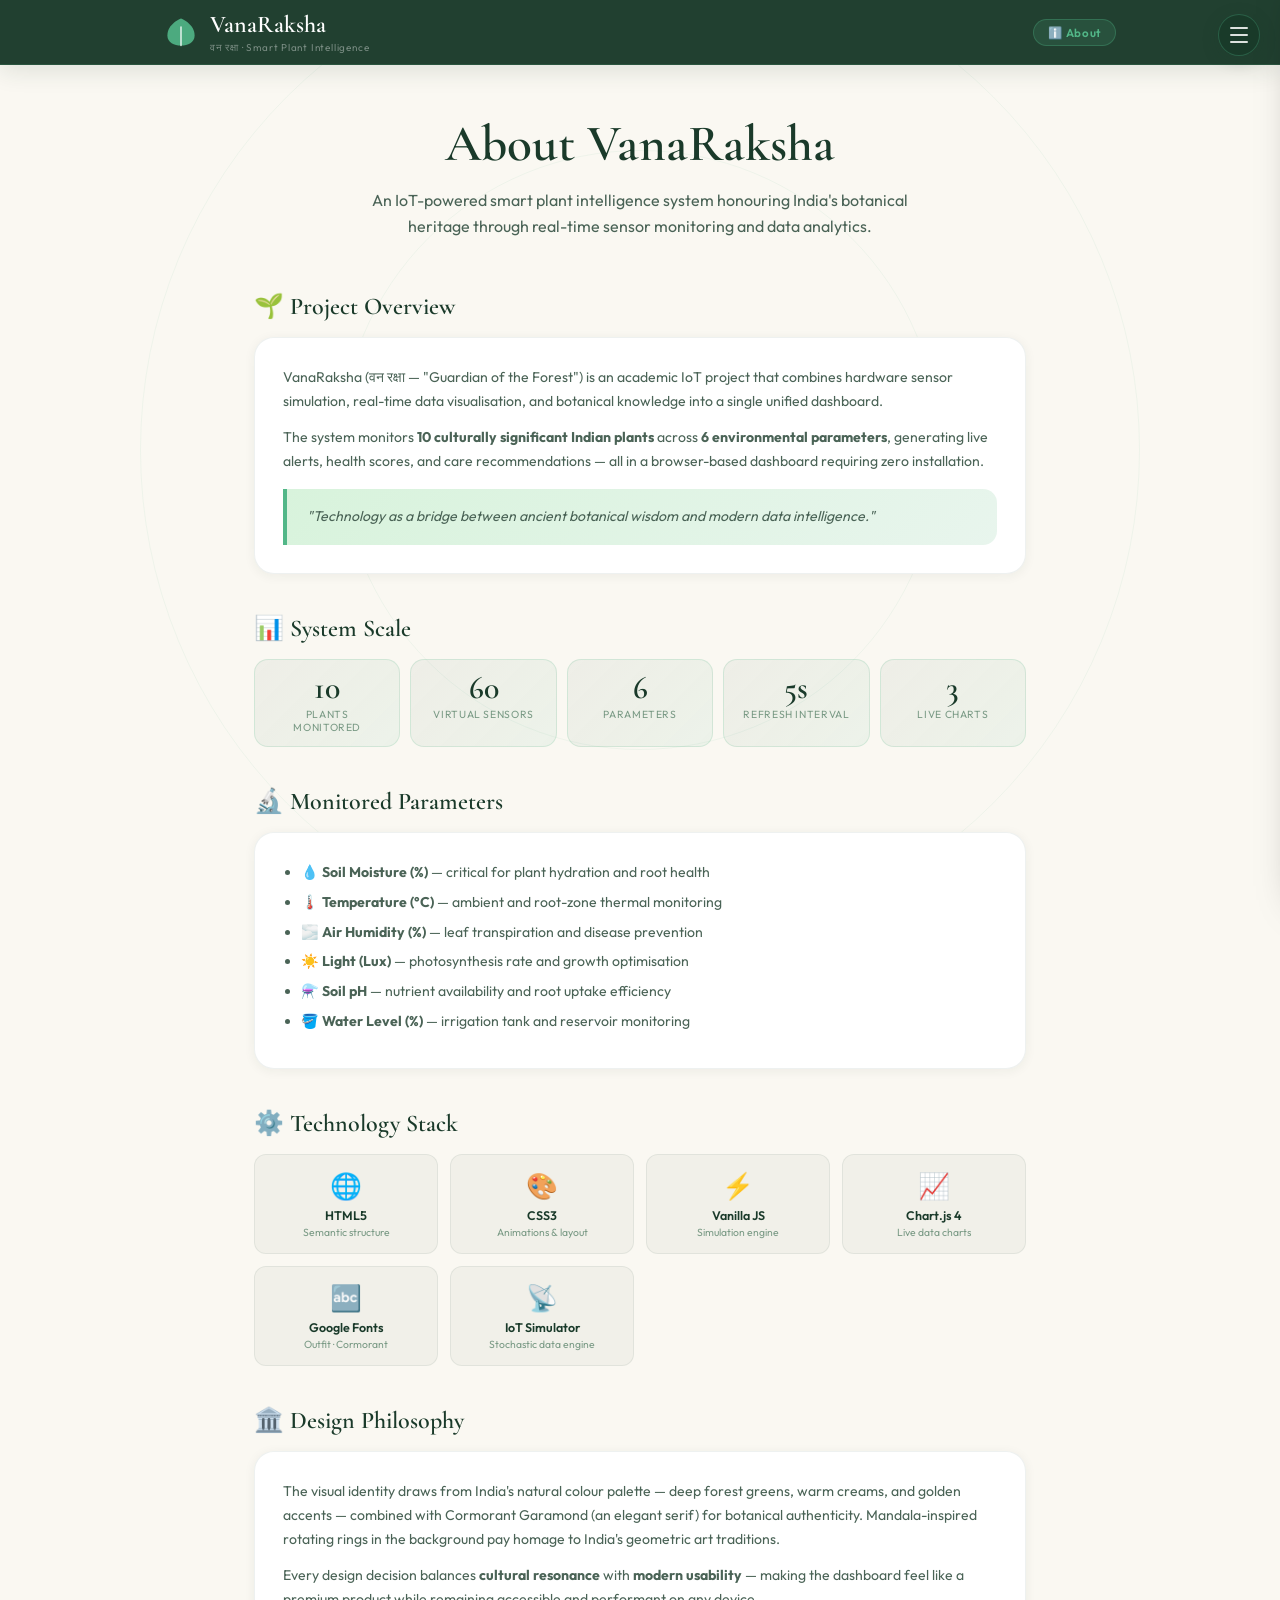
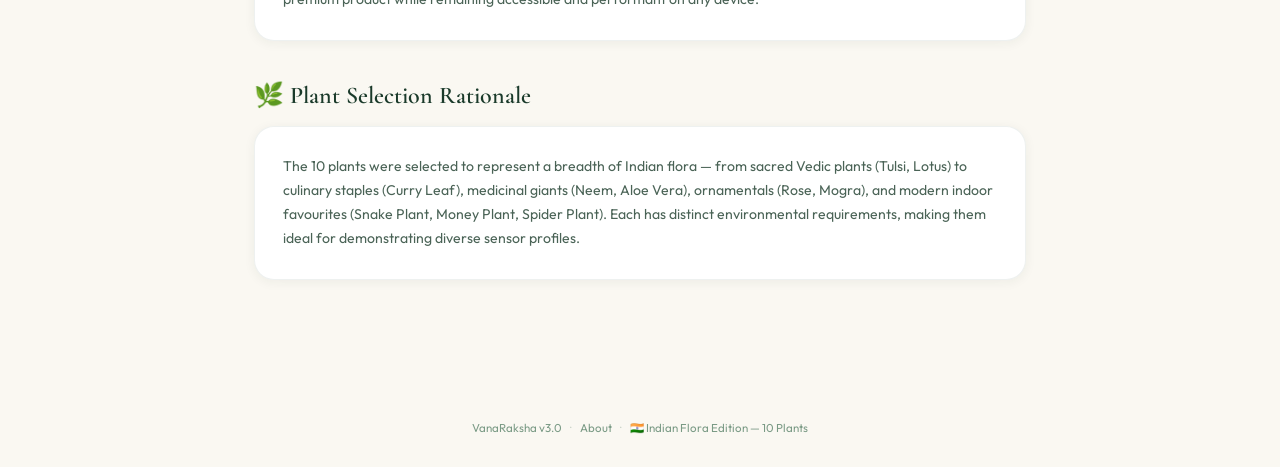
<file: about.html>
<!DOCTYPE html>
<html lang="en">

<head>
  <meta charset="UTF-8" />
  <meta name="viewport" content="width=device-width,initial-scale=1.0" />
  <title>VanaRaksha — About</title>
  <link rel="icon" type="image/png" href="logo.png">
  <link
    href="https://fonts.googleapis.com/css2?family=Cormorant+Garamond:ital,wght@0,400;0,600;1,400&family=Outfit:wght@300;400;500;600&display=swap"
    rel="stylesheet" />
  <link rel="stylesheet" href="nav.css" />
  <link rel="stylesheet" href="about.css" />
</head>

<body>
  <div class="bg-mandala" aria-hidden="true">
    <div class="mandala-ring ring-1"></div>
    <div class="mandala-ring ring-2"></div>
  </div>
  <div class="nav-overlay" id="nav-overlay"></div>
  <nav class="side-nav" id="side-nav">
    <div class="side-nav-header">
      <svg class="side-nav-logo" viewBox="0 0 40 40" fill="none">
        <path d="M20 4 C20 4, 36 10, 36 24 C36 32, 28 36, 20 36 C12 36, 4 32, 4 24 C4 10, 20 4 20 4Z"
          fill="currentColor" opacity=".9" />
        <path d="M20 36 L20 14" stroke="white" stroke-width="1.5" stroke-linecap="round" />
      </svg>
      <div>
        <div class="side-nav-brand">VanaRaksha</div><span class="side-nav-sub">वन रक्षा · Smart Plant
          Intelligence</span>
      </div>
    </div>
    <div class="side-nav-links">
      <span class="nav-section-label">Navigate</span>
      <a class="nav-link" href="home.html"><span class="nav-icon">🏠</span><span class="nav-label">Home</span></a>
      <a class="nav-link" href="index.html"><span class="nav-icon">📡</span><span
          class="nav-label">Dashboard</span><span class="nav-badge">LIVE</span></a>
      <a class="nav-link" href="library.html"><span class="nav-icon">🌿</span><span class="nav-label">Plant
          Library</span></a>
      <a class="nav-link active" href="about.html"><span class="nav-icon">ℹ️</span><span class="nav-label">About
          Project</span></a>
    </div>
    <div class="side-nav-footer">
      <div class="nav-version">VanaRaksha v3.0</div>
      <div class="nav-flag">🇮🇳 Indian Flora Edition</div>
    </div>
  </nav>
  <button class="nav-toggle" id="nav-toggle"
    aria-label="Toggle navigation"><span></span><span></span><span></span></button>

  <header class="header">
    <div class="header-inner">
      <a class="brand" href="home.html">
        <svg class="brand-leaf" viewBox="0 0 40 40" fill="none">
          <path d="M20 4 C20 4, 36 10, 36 24 C36 32, 28 36, 20 36 C12 36, 4 32, 4 24 C4 10, 20 4 20 4Z"
            fill="currentColor" opacity=".9" />
          <path d="M20 36 L20 14" stroke="white" stroke-width="1.5" stroke-linecap="round" />
        </svg>
        <div>
          <div class="brand-name">VanaRaksha</div><span class="brand-sub">वन रक्षा · Smart Plant Intelligence</span>
        </div>
      </a>
      <span class="page-tag">ℹ️ About</span>
    </div>
  </header>

  <main class="main">
    <div class="page-hero">
      <h1>About VanaRaksha</h1>
      <p>An IoT-powered smart plant intelligence system honouring India's botanical heritage through real-time sensor
        monitoring and data analytics.</p>
    </div>

    <div class="section">
      <h2 class="section-title">🌱 Project Overview</h2>
      <div class="card">
        <p>VanaRaksha (वन रक्षा — "Guardian of the Forest") is an academic IoT project that combines hardware sensor
          simulation, real-time data visualisation, and botanical knowledge into a single unified dashboard.</p>
        <p style="margin-top:12px">The system monitors <strong>10 culturally significant Indian plants</strong> across
          <strong>6 environmental parameters</strong>, generating live alerts, health scores, and care recommendations —
          all in a browser-based dashboard requiring zero installation.
        </p>
        <div class="highlight">"Technology as a bridge between ancient botanical wisdom and modern data intelligence."
        </div>
      </div>
    </div>

    <div class="section">
      <h2 class="section-title">📊 System Scale</h2>
      <div class="plant-count-row">
        <div class="pc"><span class="pc-num">10</span><span class="pc-lbl">Plants Monitored</span></div>
        <div class="pc"><span class="pc-num">60</span><span class="pc-lbl">Virtual Sensors</span></div>
        <div class="pc"><span class="pc-num">6</span><span class="pc-lbl">Parameters</span></div>
        <div class="pc"><span class="pc-num">5s</span><span class="pc-lbl">Refresh Interval</span></div>
        <div class="pc"><span class="pc-num">3</span><span class="pc-lbl">Live Charts</span></div>
      </div>
    </div>

    <div class="section">
      <h2 class="section-title">🔬 Monitored Parameters</h2>
      <div class="card">
        <ul>
          <li><strong>💧 Soil Moisture (%)</strong> — critical for plant hydration and root health</li>
          <li><strong>🌡️ Temperature (°C)</strong> — ambient and root-zone thermal monitoring</li>
          <li><strong>🌫️ Air Humidity (%)</strong> — leaf transpiration and disease prevention</li>
          <li><strong>☀️ Light (Lux)</strong> — photosynthesis rate and growth optimisation</li>
          <li><strong>⚗️ Soil pH</strong> — nutrient availability and root uptake efficiency</li>
          <li><strong>🪣 Water Level (%)</strong> — irrigation tank and reservoir monitoring</li>
        </ul>
      </div>
    </div>

    <div class="section">
      <h2 class="section-title">⚙️ Technology Stack</h2>
      <div class="tech-grid">
        <div class="tech-pill"><span class="t-icon">🌐</span>
          <div class="t-name">HTML5</div>
          <div class="t-desc">Semantic structure</div>
        </div>
        <div class="tech-pill"><span class="t-icon">🎨</span>
          <div class="t-name">CSS3</div>
          <div class="t-desc">Animations & layout</div>
        </div>
        <div class="tech-pill"><span class="t-icon">⚡</span>
          <div class="t-name">Vanilla JS</div>
          <div class="t-desc">Simulation engine</div>
        </div>
        <div class="tech-pill"><span class="t-icon">📈</span>
          <div class="t-name">Chart.js 4</div>
          <div class="t-desc">Live data charts</div>
        </div>
        <div class="tech-pill"><span class="t-icon">🔤</span>
          <div class="t-name">Google Fonts</div>
          <div class="t-desc">Outfit · Cormorant</div>
        </div>
        <div class="tech-pill"><span class="t-icon">📡</span>
          <div class="t-name">IoT Simulator</div>
          <div class="t-desc">Stochastic data engine</div>
        </div>
      </div>
    </div>

    <div class="section">
      <h2 class="section-title">🏛️ Design Philosophy</h2>
      <div class="card">
        <p>The visual identity draws from India's natural colour palette — deep forest greens, warm creams, and golden
          accents — combined with Cormorant Garamond (an elegant serif) for botanical authenticity. Mandala-inspired
          rotating rings in the background pay homage to India's geometric art traditions.</p>
        <p style="margin-top:12px">Every design decision balances <strong>cultural resonance</strong> with
          <strong>modern usability</strong> — making the dashboard feel like a premium product while remaining
          accessible and performant on any device.
        </p>
      </div>
    </div>

    <div class="section">
      <h2 class="section-title">🌿 Plant Selection Rationale</h2>
      <div class="card">
        <p>The 10 plants were selected to represent a breadth of Indian flora — from sacred Vedic plants (Tulsi, Lotus)
          to culinary staples (Curry Leaf), medicinal giants (Neem, Aloe Vera), ornamentals (Rose, Mogra), and modern
          indoor favourites (Snake Plant, Money Plant, Spider Plant). Each has distinct environmental requirements,
          making them ideal for demonstrating diverse sensor profiles.</p>
      </div>
    </div>
  </main>

  <footer>
    <span>VanaRaksha v3.0</span><span class="sep">·</span>
    <span>About</span><span class="sep">·</span>
    <span>🇮🇳 Indian Flora Edition — 10 Plants</span>
  </footer>

  <script src="nav.js"></script>
</body>

</html>
</file>
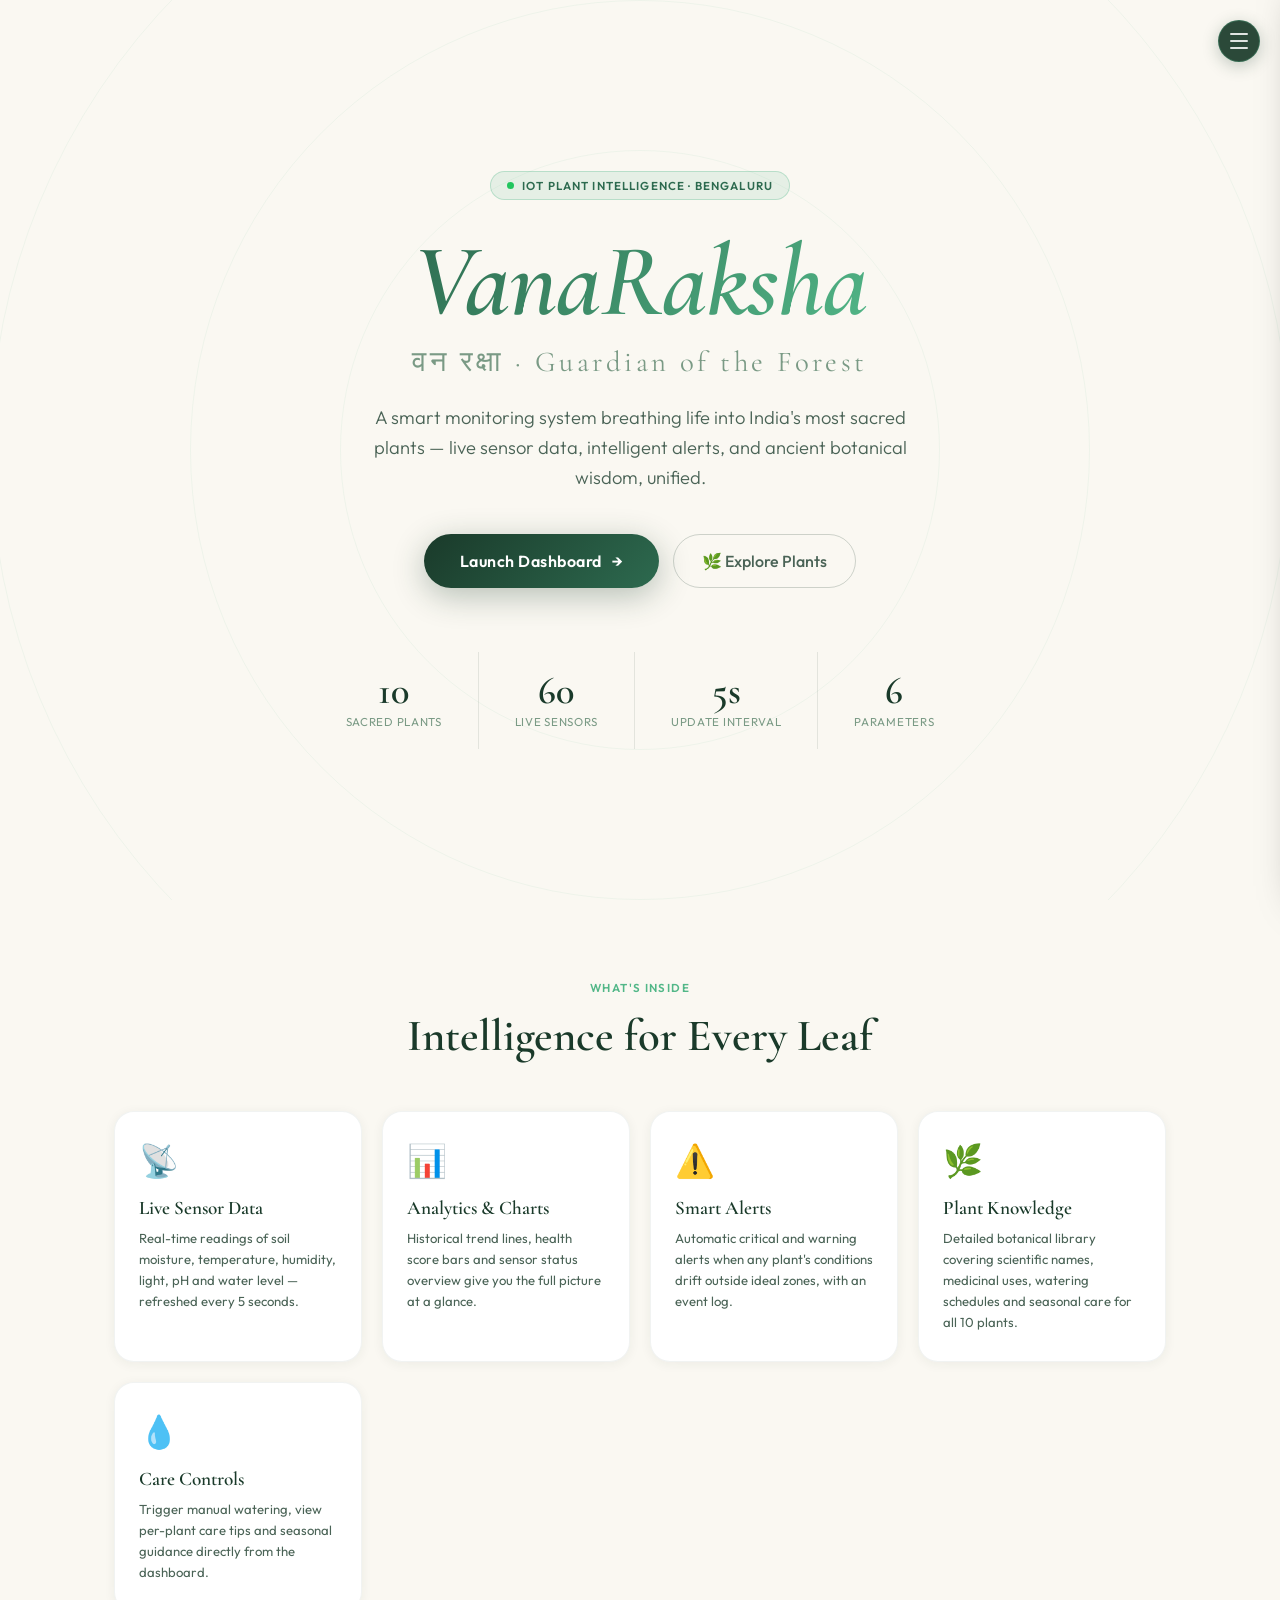
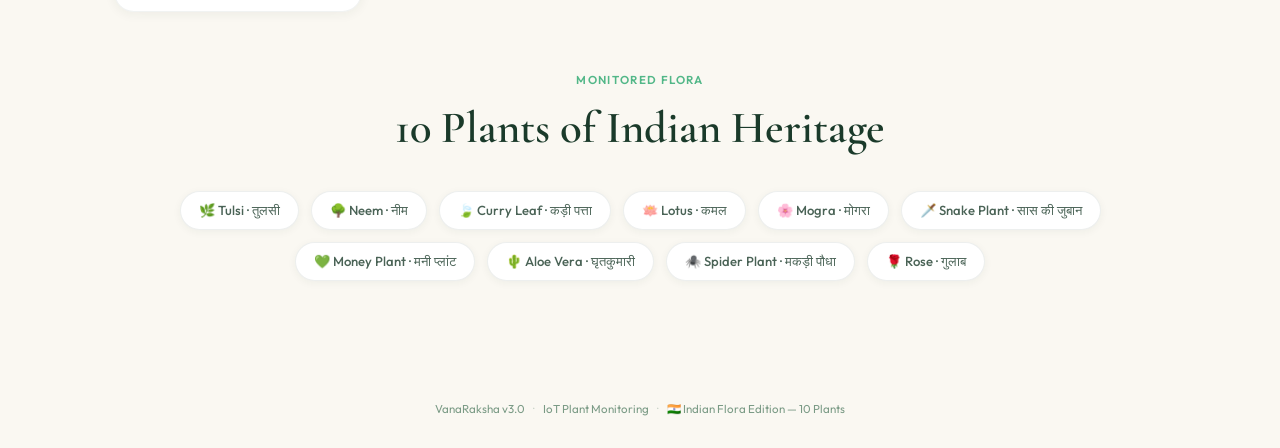
<file: home.html>
<!DOCTYPE html>
<html lang="en">
<head>
  <meta charset="UTF-8" />
  <meta name="viewport" content="width=device-width, initial-scale=1.0" />
  <title>VanaRaksha — Indian Plant Intelligence</title>
  <meta name="description" content="VanaRaksha is a smart IoT plant monitoring system for 10 sacred Indian plants — live sensors, analytics and care intelligence." />
  <link rel="icon" type="image/png" href="logo.png">
  <link rel="preconnect" href="https://fonts.googleapis.com" />
  <link rel="preconnect" href="https://fonts.gstatic.com" crossorigin />
  <link href="https://fonts.googleapis.com/css2?family=Cormorant+Garamond:ital,wght@0,400;0,600;1,400;1,600&family=Outfit:wght@300;400;500;600&family=JetBrains+Mono:wght@400;500&display=swap" rel="stylesheet" />
  <link rel="stylesheet" href="nav.css" />
  <link rel="stylesheet" href="home.css" />
</head>
<body>

  <!-- BACKGROUND -->
  <div class="bg-mandala" aria-hidden="true">
    <div class="mandala-ring ring-1"></div>
    <div class="mandala-ring ring-2"></div>
    <div class="mandala-ring ring-3"></div>
  </div>

  <!-- SIDE NAV OVERLAY -->
  <div class="nav-overlay" id="nav-overlay"></div>

  <!-- SIDE NAV -->
  <nav class="side-nav" id="side-nav" aria-label="Site navigation">
    <div class="side-nav-header">
      <svg class="side-nav-logo" viewBox="0 0 40 40" fill="none">
        <path d="M20 4 C20 4, 36 10, 36 24 C36 32, 28 36, 20 36 C12 36, 4 32, 4 24 C4 10, 20 4 20 4Z" fill="currentColor" opacity="0.9"/>
        <path d="M20 36 L20 14" stroke="white" stroke-width="1.5" stroke-linecap="round"/>
        <path d="M20 26 C20 26, 13 20, 10 16" stroke="white" stroke-width="1" stroke-linecap="round" opacity="0.7"/>
        <path d="M20 22 C20 22, 27 18, 30 15" stroke="white" stroke-width="1" stroke-linecap="round" opacity="0.7"/>
      </svg>
      <div>
        <div class="side-nav-brand">VanaRaksha</div>
        <span class="side-nav-sub">वन रक्षा · Smart Plant Intelligence</span>
      </div>
    </div>
    <div class="side-nav-links">
      <span class="nav-section-label">Navigate</span>
      <a class="nav-link active" href="home.html">
        <span class="nav-icon">🏠</span>
        <span class="nav-label">Home</span>
      </a>
      <a class="nav-link" href="index.html">
        <span class="nav-icon">📡</span>
        <span class="nav-label">Dashboard</span>
        <span class="nav-badge">LIVE</span>
      </a>
      <a class="nav-link" href="library.html">
        <span class="nav-icon">🌿</span>
        <span class="nav-label">Plant Library</span>
        <span class="nav-badge">10</span>
      </a>

      <a class="nav-link" href="about.html">
        <span class="nav-icon">ℹ️</span>
        <span class="nav-label">About Project</span>
      </a>
    </div>
    <div class="side-nav-footer">
      <div class="nav-version">VanaRaksha v3.0</div>
      <div class="nav-flag">🇮🇳 Indian Flora Edition · 10 Plants · 60 Sensors</div>
    </div>
  </nav>

  <!-- HAMBURGER TOGGLE -->
  <button class="nav-toggle" id="nav-toggle" aria-label="Toggle navigation">
    <span></span><span></span><span></span>
  </button>

  <!-- HERO -->
  <section class="hero">
    <div class="hero-eyebrow">
      <span class="pulse-dot"></span>
      IoT Plant Intelligence · Bengaluru
    </div>

    <h1 class="hero-title">
      <em>VanaRaksha</em>
    </h1>
    <p class="hero-devanagari">वन रक्षा · Guardian of the Forest</p>

    <p class="hero-tagline">
      A smart monitoring system breathing life into India's most sacred plants —
      live sensor data, intelligent alerts, and ancient botanical wisdom, unified.
    </p>

    <div class="hero-cta-row">
      <a href="index.html" class="btn-launch" id="launch-dashboard-btn">
        Launch Dashboard <span class="arrow">→</span>
      </a>
      <a href="library.html" class="btn-ghost">
        🌿 Explore Plants
      </a>
    </div>

    <!-- Stats Strip -->
    <div class="stats-strip">
      <div class="stat-item">
        <span class="stat-num-big">10</span>
        <span class="stat-label-sm">Sacred Plants</span>
      </div>
      <div class="stat-item">
        <span class="stat-num-big">60</span>
        <span class="stat-label-sm">Live Sensors</span>
      </div>
      <div class="stat-item">
        <span class="stat-num-big">5s</span>
        <span class="stat-label-sm">Update Interval</span>
      </div>
      <div class="stat-item">
        <span class="stat-num-big">6</span>
        <span class="stat-label-sm">Parameters</span>
      </div>
    </div>
  </section>

  <!-- FEATURES -->
  <section class="features">
    <p class="features-label">What's Inside</p>
    <h2 class="features-heading">Intelligence for Every Leaf</h2>
    <div class="features-grid">
      <div class="feature-card">
        <span class="feature-icon">📡</span>
        <div class="feature-title">Live Sensor Data</div>
        <p class="feature-desc">Real-time readings of soil moisture, temperature, humidity, light, pH and water level — refreshed every 5 seconds.</p>
      </div>
      <div class="feature-card">
        <span class="feature-icon">📊</span>
        <div class="feature-title">Analytics & Charts</div>
        <p class="feature-desc">Historical trend lines, health score bars and sensor status overview give you the full picture at a glance.</p>
      </div>
      <div class="feature-card">
        <span class="feature-icon">⚠️</span>
        <div class="feature-title">Smart Alerts</div>
        <p class="feature-desc">Automatic critical and warning alerts when any plant's conditions drift outside ideal zones, with an event log.</p>
      </div>
      <div class="feature-card">
        <span class="feature-icon">🌿</span>
        <div class="feature-title">Plant Knowledge</div>
        <p class="feature-desc">Detailed botanical library covering scientific names, medicinal uses, watering schedules and seasonal care for all 10 plants.</p>
      </div>
      <div class="feature-card">
        <span class="feature-icon">💧</span>
        <div class="feature-title">Care Controls</div>
        <p class="feature-desc">Trigger manual watering, view per-plant care tips and seasonal guidance directly from the dashboard.</p>
      </div>
    </div>
  </section>

  <!-- PLANT PILLS PREVIEW -->
  <section class="plants-preview">
    <p class="features-label">Monitored Flora</p>
    <h2 class="features-heading" style="margin-bottom:24px;">10 Plants of Indian Heritage</h2>
    <div class="plants-scroll">
      <span class="plant-pill">🌿 Tulsi · तुलसी</span>
      <span class="plant-pill">🌳 Neem · नीम</span>
      <span class="plant-pill">🍃 Curry Leaf · कड़ी पत्ता</span>
      <span class="plant-pill">🪷 Lotus · कमल</span>
      <span class="plant-pill">🌸 Mogra · मोगरा</span>
      <span class="plant-pill">🗡️ Snake Plant · सास की जुबान</span>
      <span class="plant-pill">💚 Money Plant · मनी प्लांट</span>
      <span class="plant-pill">🌵 Aloe Vera · घृतकुमारी</span>
      <span class="plant-pill">🕷️ Spider Plant · मकड़ी पौधा</span>
      <span class="plant-pill">🌹 Rose · गुलाब</span>
    </div>
  </section>

  <!-- FOOTER -->
  <footer class="home-footer">
    <span>VanaRaksha v3.0</span><span class="footer-sep">·</span>
    <span>IoT Plant Monitoring</span><span class="footer-sep">·</span>
    <span>🇮🇳 Indian Flora Edition — 10 Plants</span>
  </footer>

  <script src="nav.js"></script>
</body>
</html>
</file>
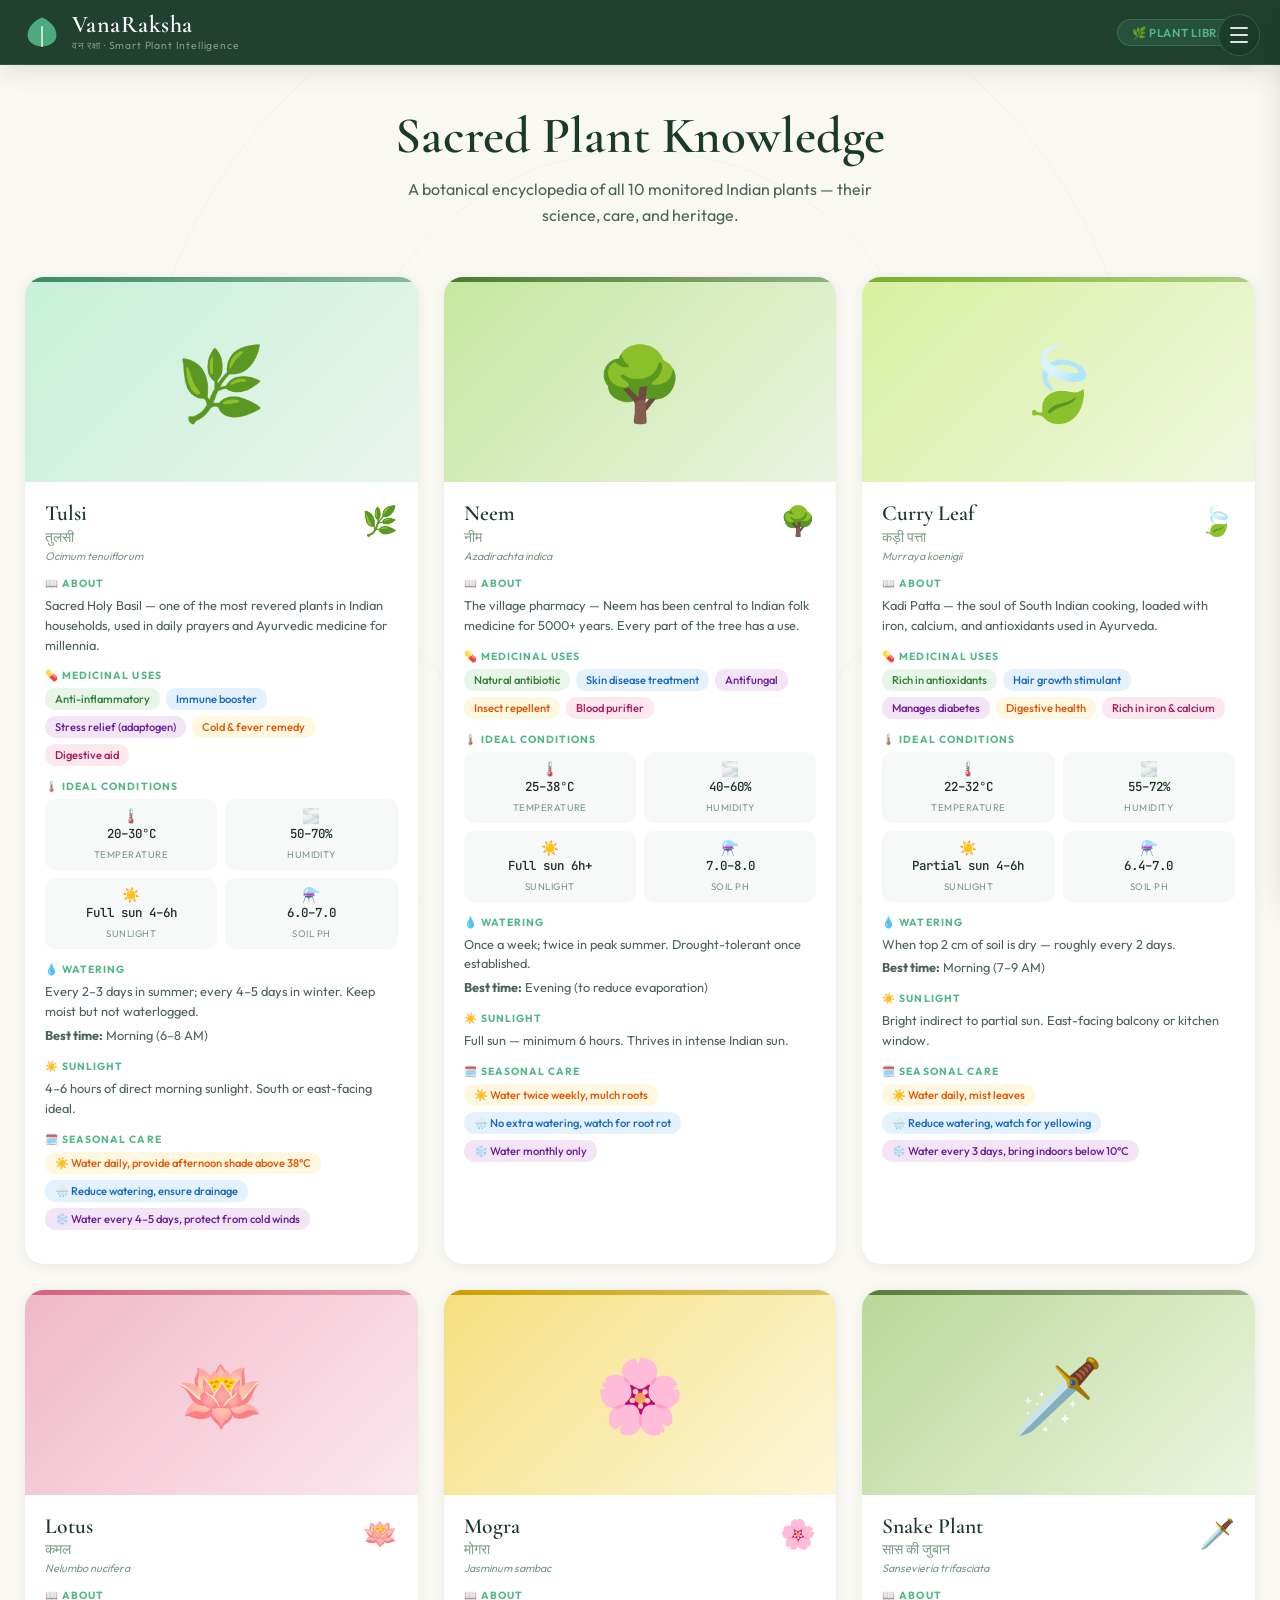
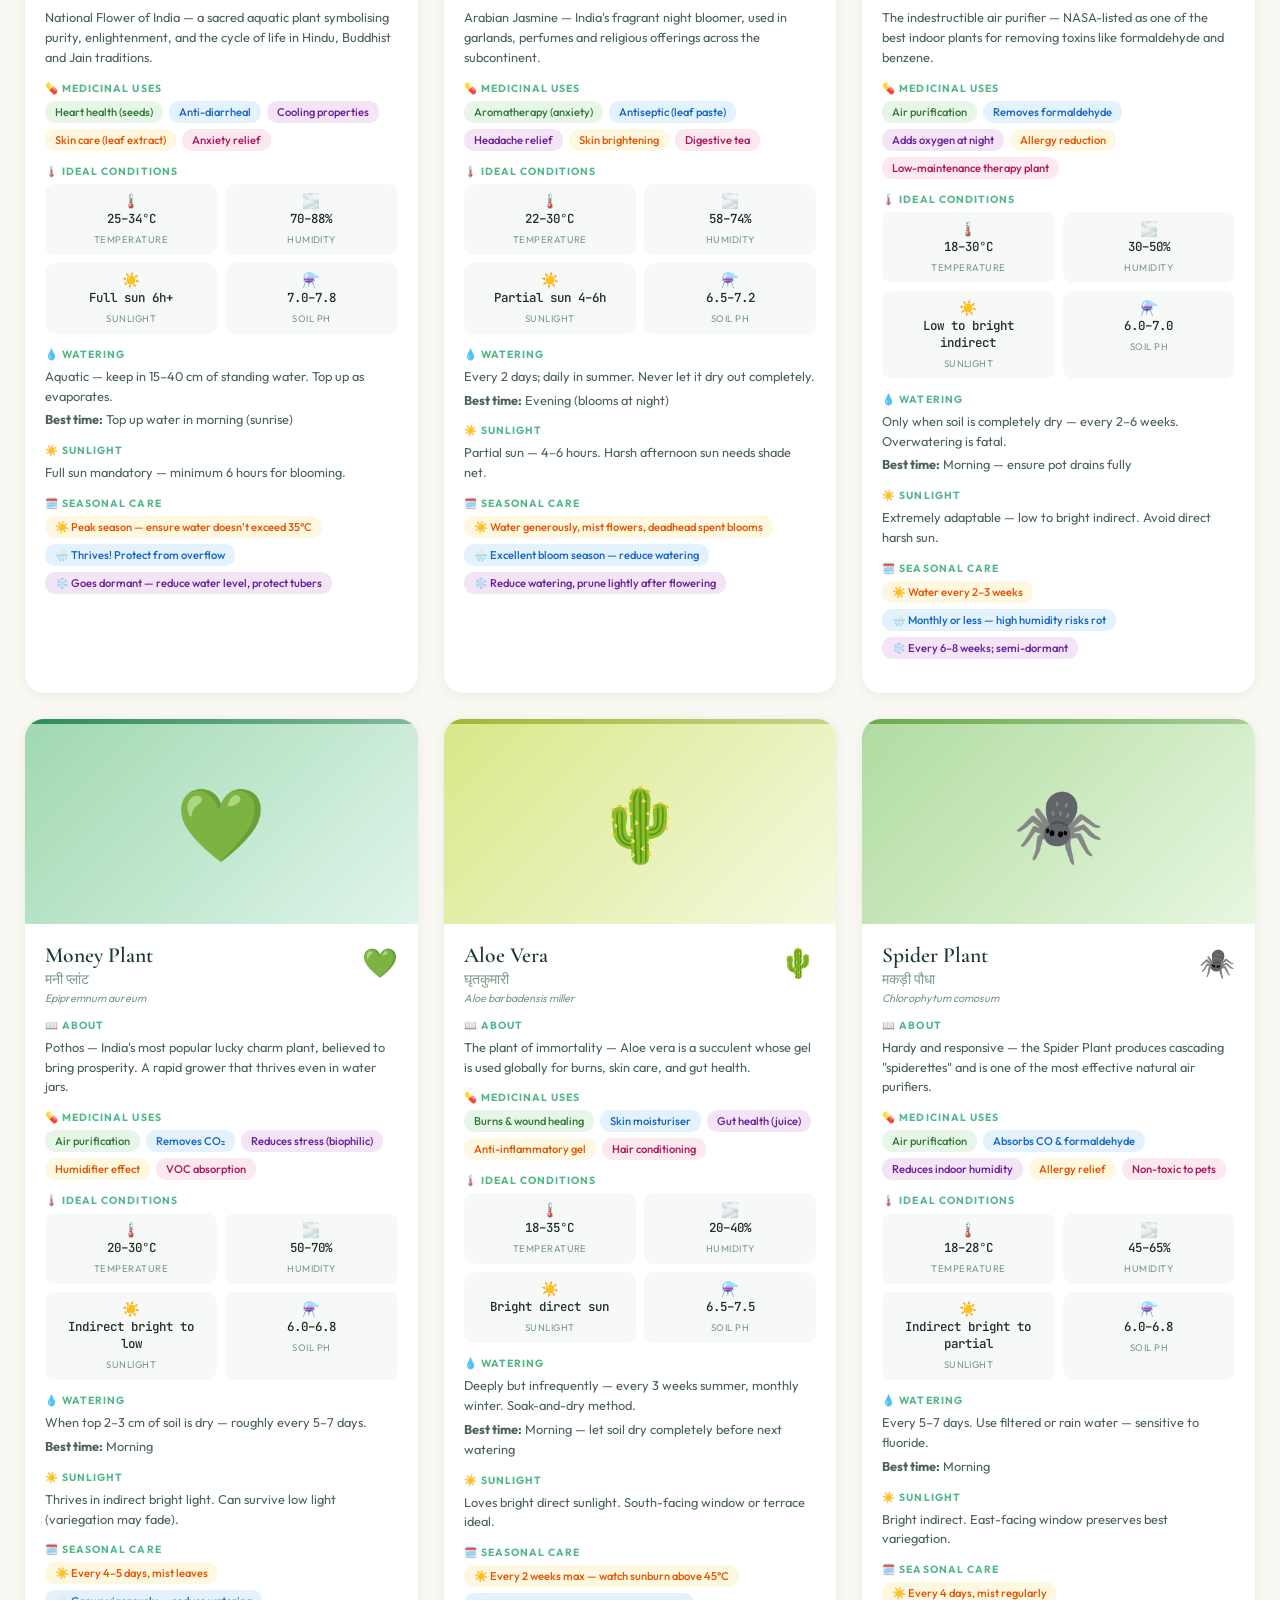
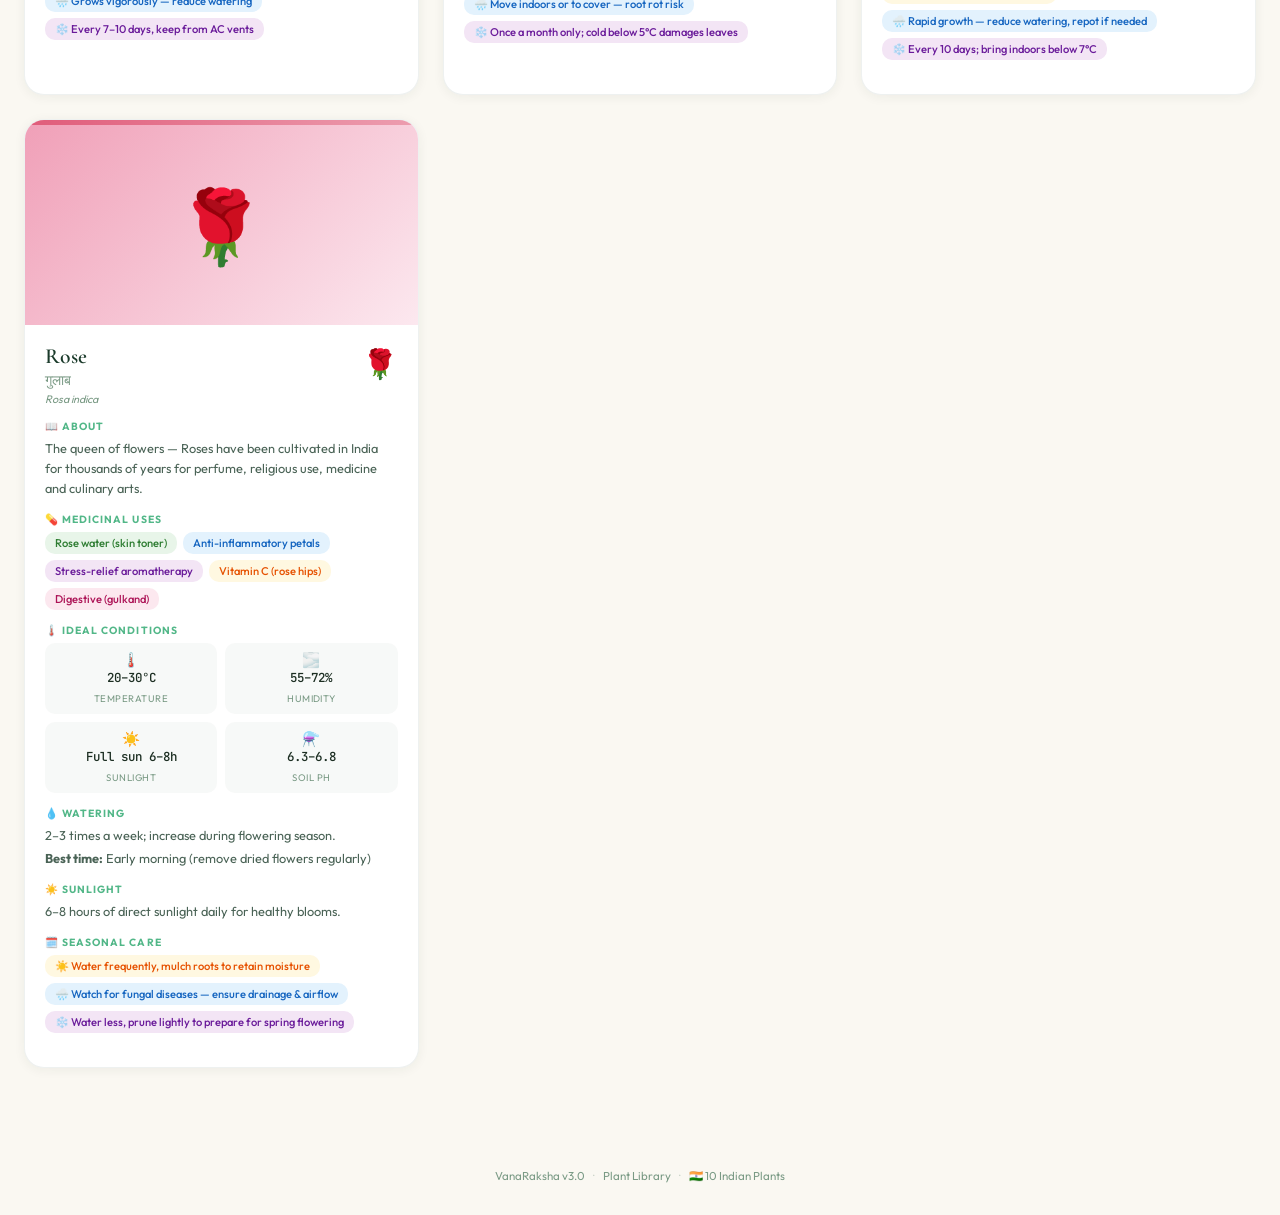
<file: library.html>
<!DOCTYPE html>
<html lang="en">

<head>
  <meta charset="UTF-8" />
  <meta name="viewport" content="width=device-width,initial-scale=1.0" />
  <title>VanaRaksha — Plant Library</title>
  <link rel="icon" type="image/png" href="logo.png">
  <link
    href="https://fonts.googleapis.com/css2?family=Cormorant+Garamond:ital,wght@0,400;0,600;1,400&family=Outfit:wght@300;400;500;600&family=JetBrains+Mono:wght@400;500&display=swap"
    rel="stylesheet" />
  <link rel="stylesheet" href="nav.css" />
  <style>
    *,
    *::before,
    *::after {
      box-sizing: border-box;
      margin: 0;
      padding: 0
    }

    :root {
      --gd: #1a3a2a;
      --gm: #2d6a4f;
      --gs: #52b788;
      --cream: #faf8f2;
      --td: #1c2e22;
      --tm: #4a6356;
      --ts: #7a9a85
    }

    html {
      scroll-behavior: smooth
    }

    body {
      font-family: 'Outfit', sans-serif;
      background: var(--cream);
      color: var(--td);
      min-height: 100vh;
      overflow-x: hidden
    }

    .bg-mandala {
      position: fixed;
      inset: 0;
      pointer-events: none;
      z-index: 0;
      overflow: hidden
    }

    .mandala-ring {
      position: absolute;
      border-radius: 50%;
      border: 1px solid rgba(82, 183, 136, .07);
      top: 50%;
      left: 50%;
      transform: translate(-50%, -50%)
    }

    .ring-1 {
      width: 600px;
      height: 600px;
      animation: rot 60s linear infinite
    }

    .ring-2 {
      width: 1000px;
      height: 1000px;
      animation: rot 90s linear infinite reverse
    }

    @keyframes rot {
      to {
        transform: translate(-50%, -50%) rotate(360deg)
      }
    }

    /* HEADER */
    .header {
      position: sticky;
      top: 0;
      z-index: 100;
      background: rgba(26, 58, 42, .97);
      backdrop-filter: blur(12px);
      border-bottom: 1px solid rgba(82, 183, 136, .18);
      box-shadow: 0 6px 24px rgba(26, 58, 42, .12)
    }

    .header-inner {
      max-width: 1300px;
      margin: 0 auto;
      padding: 0 24px;
      height: 64px;
      display: flex;
      align-items: center;
      justify-content: space-between;
      gap: 16px
    }

    .brand {
      display: flex;
      align-items: center;
      gap: 12px;
      text-decoration: none
    }

    .brand-leaf {
      width: 36px;
      height: 36px;
      color: #52b788;
      flex-shrink: 0
    }

    .brand-name {
      font-family: 'Cormorant Garamond', serif;
      font-size: 1.5rem;
      font-weight: 600;
      color: #fff;
      letter-spacing: .02em;
      line-height: 1
    }

    .brand-sub {
      font-size: .65rem;
      color: rgba(255, 255, 255, .45);
      letter-spacing: .08em;
      margin-top: 2px;
      display: block
    }

    .page-tag {
      background: rgba(82, 183, 136, .15);
      border: 1px solid rgba(82, 183, 136, .3);
      border-radius: 20px;
      padding: 5px 14px;
      font-size: .72rem;
      color: #52b788;
      font-weight: 600;
      letter-spacing: .06em;
      text-transform: uppercase
    }

    /* MAIN */
    .main {
      max-width: 1300px;
      margin: 0 auto;
      padding: 40px 24px 80px;
      position: relative;
      z-index: 1
    }

    .page-hero {
      text-align: center;
      margin-bottom: 48px
    }

    .page-hero h1 {
      font-family: 'Cormorant Garamond', serif;
      font-size: clamp(2rem, 5vw, 3.2rem);
      font-weight: 600;
      color: var(--gd);
      margin-bottom: 10px
    }

    .page-hero p {
      font-size: 1rem;
      color: var(--tm);
      max-width: 520px;
      margin: 0 auto;
      line-height: 1.6
    }

    /* PLANT CARDS */
    .lib-grid {
      display: grid;
      grid-template-columns: repeat(auto-fill, minmax(340px, 1fr));
      gap: 24px
    }

    .lib-card {
      background: #fff;
      border-radius: 20px;
      border: 1px solid rgba(26, 58, 42, .07);
      box-shadow: 0 2px 12px rgba(26, 58, 42, .06);
      overflow: hidden;
      transition: transform .25s, box-shadow .25s;
      animation: fadeUp .4s ease both
    }

    .lib-card:hover {
      transform: translateY(-5px);
      box-shadow: 0 14px 40px rgba(26, 58, 42, .1)
    }

    @keyframes fadeUp {
      from {
        opacity: 0;
        transform: translateY(16px)
      }

      to {
        opacity: 1;
        transform: translateY(0)
      }
    }

    .lib-card-top {
      height: 5px;
      width: 100%
    }

    .lib-card-img {
      width: 100%;
      height: 200px;
      object-fit: cover;
      display: block;
      background: linear-gradient(135deg, #d8f3dc, #b7e4c7)
    }

    .lib-card-img-placeholder {
      width: 100%;
      height: 200px;
      display: flex;
      align-items: center;
      justify-content: center;
      font-size: 4.5rem;
      background: linear-gradient(135deg, var(--img-bg, #d8f3dc), var(--img-bg2, #b7e4c7))
    }

    .lib-body {
      padding: 20px
    }

    .lib-head {
      display: flex;
      align-items: flex-start;
      justify-content: space-between;
      gap: 10px;
      margin-bottom: 14px
    }

    .lib-name {
      font-family: 'Cormorant Garamond', serif;
      font-size: 1.35rem;
      font-weight: 600;
      color: var(--gd);
      line-height: 1.1
    }

    .lib-hindi {
      font-size: .85rem;
      color: var(--ts);
      margin-top: 2px;
      display: block
    }

    .lib-species {
      font-size: .68rem;
      color: var(--ts);
      font-style: italic;
      margin-top: 3px;
      display: block
    }

    .lib-emoji-badge {
      font-size: 1.8rem;
      flex-shrink: 0
    }

    .lib-section {
      margin-bottom: 14px
    }

    .lib-section-title {
      font-size: .65rem;
      font-weight: 700;
      letter-spacing: .1em;
      text-transform: uppercase;
      color: var(--gs);
      margin-bottom: 6px;
      display: flex;
      align-items: center;
      gap: 5px
    }

    .lib-text {
      font-size: .8rem;
      color: var(--tm);
      line-height: 1.55
    }

    .lib-pills {
      display: flex;
      flex-wrap: wrap;
      gap: 6px;
      margin-top: 6px
    }

    .lib-pill {
      font-size: .7rem;
      padding: 4px 10px;
      border-radius: 10px;
      font-weight: 500
    }

    .pill-blue {
      background: #e3f2fd;
      color: #1565c0
    }

    .pill-green {
      background: #e8f5e9;
      color: #2e7d32
    }

    .pill-amber {
      background: #fff8e1;
      color: #e65100
    }

    .pill-purple {
      background: #f3e5f5;
      color: #6a1b9a
    }

    .pill-rose {
      background: #fce8ef;
      color: #ad1457
    }

    .lib-row {
      display: grid;
      grid-template-columns: 1fr 1fr;
      gap: 8px;
      margin-top: 6px
    }

    .lib-metric {
      background: rgba(26, 58, 42, .03);
      border-radius: 10px;
      padding: 8px 10px;
      text-align: center
    }

    .lib-metric-icon {
      font-size: .9rem;
      display: block
    }

    .lib-metric-val {
      font-family: 'JetBrains Mono', monospace;
      font-size: .78rem;
      font-weight: 500;
      color: var(--td);
      display: block
    }

    .lib-metric-lbl {
      font-size: .6rem;
      color: var(--ts);
      text-transform: uppercase;
      letter-spacing: .05em
    }

    .img-url-note {
      font-size: .65rem;
      color: var(--ts);
      margin-top: 6px;
      font-style: italic;
      display: flex;
      align-items: center;
      gap: 4px
    }

    .img-url-note a {
      color: var(--gs);
      text-decoration: underline dotted
    }

    footer {
      text-align: center;
      font-size: .72rem;
      color: var(--ts);
      padding: 20px 24px 32px;
      position: relative;
      z-index: 1;
      display: flex;
      align-items: center;
      justify-content: center;
      gap: 8px;
      flex-wrap: wrap
    }

    .sep {
      opacity: .4
    }
  </style>
</head>

<body>
  <div class="bg-mandala" aria-hidden="true">
    <div class="mandala-ring ring-1"></div>
    <div class="mandala-ring ring-2"></div>
  </div>

  <div class="nav-overlay" id="nav-overlay"></div>
  <nav class="side-nav" id="side-nav">
    <div class="side-nav-header">
      <svg class="side-nav-logo" viewBox="0 0 40 40" fill="none">
        <path d="M20 4 C20 4, 36 10, 36 24 C36 32, 28 36, 20 36 C12 36, 4 32, 4 24 C4 10, 20 4 20 4Z"
          fill="currentColor" opacity=".9" />
        <path d="M20 36 L20 14" stroke="white" stroke-width="1.5" stroke-linecap="round" />
      </svg>
      <div>
        <div class="side-nav-brand">VanaRaksha</div><span class="side-nav-sub">वन रक्षा · Smart Plant
          Intelligence</span>
      </div>
    </div>
    <div class="side-nav-links">
      <span class="nav-section-label">Navigate</span>
      <a class="nav-link" href="home.html"><span class="nav-icon">🏠</span><span class="nav-label">Home</span></a>
      <a class="nav-link" href="index.html"><span class="nav-icon">📡</span><span
          class="nav-label">Dashboard</span><span class="nav-badge">LIVE</span></a>
      <a class="nav-link active" href="library.html"><span class="nav-icon">🌿</span><span class="nav-label">Plant
          Library</span><span class="nav-badge">10</span></a>
      <a class="nav-link" href="about.html"><span class="nav-icon">ℹ️</span><span class="nav-label">About
          Project</span></a>
    </div>
    <div class="side-nav-footer">
      <div class="nav-version">VanaRaksha v3.0</div>
      <div class="nav-flag">🇮🇳 Indian Flora Edition</div>
    </div>
  </nav>
  <button class="nav-toggle" id="nav-toggle"
    aria-label="Toggle navigation"><span></span><span></span><span></span></button>

  <header class="header">
    <div class="header-inner">
      <a class="brand" href="home.html">
        <svg class="brand-leaf" viewBox="0 0 40 40" fill="none">
          <path d="M20 4 C20 4, 36 10, 36 24 C36 32, 28 36, 20 36 C12 36, 4 32, 4 24 C4 10, 20 4 20 4Z"
            fill="currentColor" opacity=".9" />
          <path d="M20 36 L20 14" stroke="white" stroke-width="1.5" stroke-linecap="round" />
        </svg>
        <div>
          <div class="brand-name">VanaRaksha</div><span class="brand-sub">वन रक्षा · Smart Plant Intelligence</span>
        </div>
      </a>
      <span class="page-tag">🌿 Plant Library</span>
    </div>
  </header>

  <main class="main">
    <div class="page-hero">
      <h1>Sacred Plant Knowledge</h1>
      <p>A botanical encyclopedia of all 10 monitored Indian plants — their science, care, and heritage.</p>
    </div>

    <div class="lib-grid" id="lib-grid">
      <!-- Injected by library.js below -->
    </div>
  </main>

  <footer>
    <span>VanaRaksha v3.0</span><span class="sep">·</span>
    <span>Plant Library</span><span class="sep">·</span>
    <span>🇮🇳 10 Indian Plants</span>
  </footer>

  <script src="nav.js"></script>
  <script>
    const LIBRARY = [
      {
        id: 'tulsi', name: 'Tulsi', hindi: 'तुलसी', species: 'Ocimum tenuiflorum',
        emoji: '🌿', accent: '#3a8c5e', bg: '#c8f0d8', bg2: '#e8f5ed',
        // ↓ PASTE YOUR IMAGE URL BELOW (or leave empty to show emoji placeholder)
        imageUrl: '',
        desc: 'Sacred Holy Basil — one of the most revered plants in Indian households, used in daily prayers and Ayurvedic medicine for millennia.',
        medicalUses: ['Anti-inflammatory', 'Immune booster', 'Stress relief (adaptogen)', 'Cold & fever remedy', 'Digestive aid'],
        idealConditions: { temp: '20–30°C', humidity: '50–70%', light: 'Full sun 4–6h', ph: '6.0–7.0', soil: 'Loamy, well-draining' },
        watering: 'Every 2–3 days in summer; every 4–5 days in winter. Keep moist but not waterlogged.',
        sunlight: '4–6 hours of direct morning sunlight. South or east-facing ideal.',
        waterSchedule: 'Morning (6–8 AM)',
        seasons: { summer: 'Water daily, provide afternoon shade above 38°C', monsoon: 'Reduce watering, ensure drainage', winter: 'Water every 4–5 days, protect from cold winds' }
      },
      {
        id: 'neem', name: 'Neem', hindi: 'नीम', species: 'Azadirachta indica',
        emoji: '🌳', accent: '#4a7c2e', bg: '#c5e8a0', bg2: '#eaf3e0',
        imageUrl: '',
        desc: 'The village pharmacy — Neem has been central to Indian folk medicine for 5000+ years. Every part of the tree has a use.',
        medicalUses: ['Natural antibiotic', 'Skin disease treatment', 'Antifungal', 'Insect repellent', 'Blood purifier'],
        idealConditions: { temp: '25–38°C', humidity: '40–60%', light: 'Full sun 6h+', ph: '7.0–8.0', soil: 'Sandy/loamy, alkaline' },
        watering: 'Once a week; twice in peak summer. Drought-tolerant once established.',
        sunlight: 'Full sun — minimum 6 hours. Thrives in intense Indian sun.',
        waterSchedule: 'Evening (to reduce evaporation)',
        seasons: { summer: 'Water twice weekly, mulch roots', monsoon: 'No extra watering, watch for root rot', winter: 'Water monthly only' }
      },
      {
        id: 'curry', name: 'Curry Leaf', hindi: 'कड़ी पत्ता', species: 'Murraya koenigii',
        emoji: '🍃', accent: '#7ab02a', bg: '#d8f0a0', bg2: '#f0f7e0',
        imageUrl: '',
        desc: 'Kadi Patta — the soul of South Indian cooking, loaded with iron, calcium, and antioxidants used in Ayurveda.',
        medicalUses: ['Rich in antioxidants', 'Hair growth stimulant', 'Manages diabetes', 'Digestive health', 'Rich in iron & calcium'],
        idealConditions: { temp: '22–32°C', humidity: '55–72%', light: 'Partial sun 4–6h', ph: '6.4–7.0', soil: 'Rich, well-draining with compost' },
        watering: 'When top 2 cm of soil is dry — roughly every 2 days.',
        sunlight: 'Bright indirect to partial sun. East-facing balcony or kitchen window.',
        waterSchedule: 'Morning (7–9 AM)',
        seasons: { summer: 'Water daily, mist leaves', monsoon: 'Reduce watering, watch for yellowing', winter: 'Water every 3 days, bring indoors below 10°C' }
      },
      {
        id: 'lotus', name: 'Lotus', hindi: 'कमल', species: 'Nelumbo nucifera',
        emoji: '🪷', accent: '#d4607e', bg: '#f0b8c8', bg2: '#fce8ef',
        imageUrl: '',
        desc: 'National Flower of India — a sacred aquatic plant symbolising purity, enlightenment, and the cycle of life in Hindu, Buddhist and Jain traditions.',
        medicalUses: ['Heart health (seeds)', 'Anti-diarrheal', 'Cooling properties', 'Skin care (leaf extract)', 'Anxiety relief'],
        idealConditions: { temp: '25–34°C', humidity: '70–88%', light: 'Full sun 6h+', ph: '7.0–7.8', soil: 'Heavy clay in standing water' },
        watering: 'Aquatic — keep in 15–40 cm of standing water. Top up as evaporates.',
        sunlight: 'Full sun mandatory — minimum 6 hours for blooming.',
        waterSchedule: 'Top up water in morning (sunrise)',
        seasons: { summer: "Peak season — ensure water doesn't exceed 35°C", monsoon: 'Thrives! Protect from overflow', winter: 'Goes dormant — reduce water level, protect tubers' }
      },
      {
        id: 'jasmine', name: 'Mogra', hindi: 'मोगरा', species: 'Jasminum sambac',
        emoji: '🌸', accent: '#c8a000', bg: '#f5e080', bg2: '#fdf6d9',
        imageUrl: '',
        desc: 'Arabian Jasmine — India\'s fragrant night bloomer, used in garlands, perfumes and religious offerings across the subcontinent.',
        medicalUses: ['Aromatherapy (anxiety)', 'Antiseptic (leaf paste)', 'Headache relief', 'Skin brightening', 'Digestive tea'],
        idealConditions: { temp: '22–30°C', humidity: '58–74%', light: 'Partial sun 4–6h', ph: '6.5–7.2', soil: 'Rich loam with compost & mulch' },
        watering: 'Every 2 days; daily in summer. Never let it dry out completely.',
        sunlight: 'Partial sun — 4–6 hours. Harsh afternoon sun needs shade net.',
        waterSchedule: 'Evening (blooms at night)',
        seasons: { summer: 'Water generously, mist flowers, deadhead spent blooms', monsoon: 'Excellent bloom season — reduce watering', winter: 'Reduce watering, prune lightly after flowering' }
      },
      {
        id: 'snake', name: 'Snake Plant', hindi: 'सास की जुबान', species: 'Sansevieria trifasciata',
        emoji: '🗡️', accent: '#5a7a3a', bg: '#b8d898', bg2: '#edf5e0',
        imageUrl: '',
        desc: 'The indestructible air purifier — NASA-listed as one of the best indoor plants for removing toxins like formaldehyde and benzene.',
        medicalUses: ['Air purification', 'Removes formaldehyde', 'Adds oxygen at night', 'Allergy reduction', 'Low-maintenance therapy plant'],
        idealConditions: { temp: '18–30°C', humidity: '30–50%', light: 'Low to bright indirect', ph: '6.0–7.0', soil: 'Sandy succulent/cactus mix' },
        watering: 'Only when soil is completely dry — every 2–6 weeks. Overwatering is fatal.',
        sunlight: 'Extremely adaptable — low to bright indirect. Avoid direct harsh sun.',
        waterSchedule: 'Morning — ensure pot drains fully',
        seasons: { summer: 'Water every 2–3 weeks', monsoon: 'Monthly or less — high humidity risks rot', winter: 'Every 6–8 weeks; semi-dormant' }
      },
      {
        id: 'money', name: 'Money Plant', hindi: 'मनी प्लांट', species: 'Epipremnum aureum',
        emoji: '💚', accent: '#2e8b57', bg: '#a0d8b0', bg2: '#e0f5ec',
        imageUrl: '',
        desc: 'Pothos — India\'s most popular lucky charm plant, believed to bring prosperity. A rapid grower that thrives even in water jars.',
        medicalUses: ['Air purification', 'Removes CO₂', 'Reduces stress (biophilic)', 'Humidifier effect', 'VOC absorption'],
        idealConditions: { temp: '20–30°C', humidity: '50–70%', light: 'Indirect bright to low', ph: '6.0–6.8', soil: 'Well-draining with cocopeat' },
        watering: 'When top 2–3 cm of soil is dry — roughly every 5–7 days.',
        sunlight: 'Thrives in indirect bright light. Can survive low light (variegation may fade).',
        waterSchedule: 'Morning',
        seasons: { summer: 'Every 4–5 days, mist leaves', monsoon: 'Grows vigorously — reduce watering', winter: 'Every 7–10 days, keep from AC vents' }
      },
      {
        id: 'aloe', name: 'Aloe Vera', hindi: 'घृतकुमारी', species: 'Aloe barbadensis miller',
        emoji: '🌵', accent: '#a0b832', bg: '#d8e888', bg2: '#f4f9e0',
        imageUrl: '',
        desc: 'The plant of immortality — Aloe vera is a succulent whose gel is used globally for burns, skin care, and gut health.',
        medicalUses: ['Burns & wound healing', 'Skin moisturiser', 'Gut health (juice)', 'Anti-inflammatory gel', 'Hair conditioning'],
        idealConditions: { temp: '18–35°C', humidity: '20–40%', light: 'Bright direct sun', ph: '6.5–7.5', soil: 'Gritty succulent/cactus mix' },
        watering: 'Deeply but infrequently — every 3 weeks summer, monthly winter. Soak-and-dry method.',
        sunlight: 'Loves bright direct sunlight. South-facing window or terrace ideal.',
        waterSchedule: 'Morning — let soil dry completely before next watering',
        seasons: { summer: 'Every 2 weeks max — watch sunburn above 45°C', monsoon: 'Move indoors or to cover — root rot risk', winter: 'Once a month only; cold below 5°C damages leaves' }
      },
      {
        id: 'spider', name: 'Spider Plant', hindi: 'मकड़ी पौधा', species: 'Chlorophytum comosum',
        emoji: '🕷️', accent: '#6aab4e', bg: '#b0dca0', bg2: '#e8f7e0',
        imageUrl: '',
        desc: 'Hardy and responsive — the Spider Plant produces cascading "spiderettes" and is one of the most effective natural air purifiers.',
        medicalUses: ['Air purification', 'Absorbs CO & formaldehyde', 'Reduces indoor humidity', 'Allergy relief', 'Non-toxic to pets'],
        idealConditions: { temp: '18–28°C', humidity: '45–65%', light: 'Indirect bright to partial', ph: '6.0–6.8', soil: 'Standard well-draining potting mix' },
        watering: 'Every 5–7 days. Use filtered or rain water — sensitive to fluoride.',
        sunlight: 'Bright indirect. East-facing window preserves best variegation.',
        waterSchedule: 'Morning',
        seasons: { summer: 'Every 4 days, mist regularly', monsoon: 'Rapid growth — reduce watering, repot if needed', winter: 'Every 10 days; bring indoors below 7°C' }
      },
      {
        id: 'rose', name: 'Rose', hindi: 'गुलाब', species: 'Rosa indica',
        emoji: '🌹', accent: '#e05c7a', bg: '#f0a0b8', bg2: '#fce8ef',
        imageUrl: '',
        desc: 'The queen of flowers — Roses have been cultivated in India for thousands of years for perfume, religious use, medicine and culinary arts.',
        medicalUses: ['Rose water (skin toner)', 'Anti-inflammatory petals', 'Stress-relief aromatherapy', 'Vitamin C (rose hips)', 'Digestive (gulkand)'],
        idealConditions: { temp: '20–30°C', humidity: '55–72%', light: 'Full sun 6–8h', ph: '6.3–6.8', soil: 'Rich well-draining with compost' },
        watering: '2–3 times a week; increase during flowering season.',
        sunlight: '6–8 hours of direct sunlight daily for healthy blooms.',
        waterSchedule: 'Early morning (remove dried flowers regularly)',
        seasons: { summer: 'Water frequently, mulch roots to retain moisture', monsoon: 'Watch for fungal diseases — ensure drainage & airflow', winter: 'Water less, prune lightly to prepare for spring flowering' }
      }
    ];

    function buildCards() {
      const grid = document.getElementById('lib-grid');
      grid.innerHTML = LIBRARY.map((p, i) => `
    <article class="lib-card" style="animation-delay:${i * 0.07}s">
      <div class="lib-card-top" style="background:linear-gradient(90deg,${p.accent},${p.accent}99)"></div>
      ${p.imageUrl
          ? `<img class="lib-card-img" src="${p.imageUrl}" alt="${p.name}" loading="lazy">`
          : `<div class="lib-card-img-placeholder" style="--img-bg:${p.bg};--img-bg2:${p.bg2}">${p.emoji}</div>`
        }
      <div class="lib-body">
        <div class="lib-head">
          <div>
            <div class="lib-name">${p.name}</div>
            <span class="lib-hindi">${p.hindi}</span>
            <span class="lib-species">${p.species}</span>
          </div>
          <span class="lib-emoji-badge">${p.emoji}</span>
        </div>

        <div class="lib-section">
          <div class="lib-section-title">📖 About</div>
          <p class="lib-text">${p.desc}</p>
        </div>

        <div class="lib-section">
          <div class="lib-section-title">💊 Medicinal Uses</div>
          <div class="lib-pills">
            ${p.medicalUses.map((u, j) => `<span class="lib-pill ${['pill-green', 'pill-blue', 'pill-purple', 'pill-amber', 'pill-rose'][j % 5]}">${u}</span>`).join('')}
          </div>
        </div>

        <div class="lib-section">
          <div class="lib-section-title">🌡️ Ideal Conditions</div>
          <div class="lib-row">
            <div class="lib-metric"><span class="lib-metric-icon">🌡️</span><span class="lib-metric-val">${p.idealConditions.temp}</span><span class="lib-metric-lbl">Temperature</span></div>
            <div class="lib-metric"><span class="lib-metric-icon">🌫️</span><span class="lib-metric-val">${p.idealConditions.humidity}</span><span class="lib-metric-lbl">Humidity</span></div>
            <div class="lib-metric"><span class="lib-metric-icon">☀️</span><span class="lib-metric-val">${p.idealConditions.light}</span><span class="lib-metric-lbl">Sunlight</span></div>
            <div class="lib-metric"><span class="lib-metric-icon">⚗️</span><span class="lib-metric-val">${p.idealConditions.ph}</span><span class="lib-metric-lbl">Soil pH</span></div>
          </div>
        </div>

        <div class="lib-section">
          <div class="lib-section-title">💧 Watering</div>
          <p class="lib-text">${p.watering}</p>
          <p class="lib-text" style="margin-top:4px"><strong>Best time:</strong> ${p.waterSchedule}</p>
        </div>

        <div class="lib-section">
          <div class="lib-section-title">☀️ Sunlight</div>
          <p class="lib-text">${p.sunlight}</p>
        </div>

        <div class="lib-section">
          <div class="lib-section-title">🗓️ Seasonal Care</div>
          <div class="lib-pills">
            <span class="lib-pill pill-amber">☀️ ${p.seasons.summer}</span>
            <span class="lib-pill pill-blue">🌧️ ${p.seasons.monsoon}</span>
            <span class="lib-pill pill-purple">❄️ ${p.seasons.winter}</span>
          </div>
        </div>
      </div>
    </article>
  `).join('');
    }

    buildCards();
  </script>
</body>

</html>
</file>
<file: nav.css>
/* ═══════════════════════════════════════════════════════════
   VanaRaksha — nav.css
   Shared Side Navigation · v1.0
   ═══════════════════════════════════════════════════════════ */

/* ─── NAV TOGGLE BUTTON ─── */
.nav-toggle {
  position: fixed;
  top: 14px;
  right: 20px;
  z-index: 1100;
  width: 42px;
  height: 42px;
  border-radius: 50%;
  background: rgba(26, 58, 42, 0.92);
  backdrop-filter: blur(12px);
  border: 1px solid rgba(82, 183, 136, 0.3);
  box-shadow: 0 4px 16px rgba(26, 58, 42, 0.25);
  cursor: pointer;
  display: flex;
  flex-direction: column;
  align-items: center;
  justify-content: center;
  gap: 5px;
  transition: background 0.2s, transform 0.2s;
  padding: 0;
}
.nav-toggle:hover {
  background: rgba(45, 106, 79, 0.98);
  transform: scale(1.05);
}
.nav-toggle span {
  display: block;
  width: 18px;
  height: 2px;
  background: rgba(255, 255, 255, 0.85);
  border-radius: 2px;
  transition: all 0.3s;
}
.nav-toggle.open span:nth-child(1) { transform: translateY(7px) rotate(45deg); }
.nav-toggle.open span:nth-child(2) { opacity: 0; transform: scaleX(0); }
.nav-toggle.open span:nth-child(3) { transform: translateY(-7px) rotate(-45deg); }

/* ─── SIDE NAV DRAWER ─── */
.side-nav {
  position: fixed;
  top: 0;
  right: -320px;
  width: 290px;
  height: 100vh;
  background: linear-gradient(180deg, #0f2318 0%, #1a3a2a 60%, #0d1f14 100%);
  border-left: 1px solid rgba(82, 183, 136, 0.15);
  box-shadow: -8px 0 40px rgba(0, 0, 0, 0.4);
  z-index: 1050;
  transition: right 0.35s cubic-bezier(0.4, 0, 0.2, 1);
  display: flex;
  flex-direction: column;
  overflow: hidden;
}
.side-nav.open { right: 0; }

/* Nav Header */
.side-nav-header {
  padding: 28px 24px 20px;
  border-bottom: 1px solid rgba(82, 183, 136, 0.1);
  display: flex;
  align-items: center;
  gap: 12px;
}
.side-nav-logo {
  width: 36px;
  height: 36px;
  color: #52b788;
  flex-shrink: 0;
}
.side-nav-brand {
  font-family: 'Cormorant Garamond', serif;
  font-size: 1.3rem;
  font-weight: 600;
  color: #fff;
  letter-spacing: 0.02em;
  line-height: 1;
}
.side-nav-sub {
  font-size: 0.6rem;
  color: rgba(255, 255, 255, 0.4);
  letter-spacing: 0.08em;
  margin-top: 3px;
  display: block;
}

/* Nav Links */
.side-nav-links {
  padding: 16px 12px;
  flex: 1;
  display: flex;
  flex-direction: column;
  gap: 4px;
  overflow-y: auto;
}
.nav-link {
  display: flex;
  align-items: center;
  gap: 14px;
  padding: 12px 16px;
  border-radius: 12px;
  text-decoration: none;
  color: rgba(255, 255, 255, 0.65);
  font-family: 'Outfit', sans-serif;
  font-size: 0.88rem;
  font-weight: 400;
  letter-spacing: 0.01em;
  transition: background 0.2s, color 0.2s, transform 0.15s;
}
.nav-link:hover {
  background: rgba(82, 183, 136, 0.1);
  color: rgba(255, 255, 255, 0.92);
  transform: translateX(-3px);
}
.nav-link.active {
  background: linear-gradient(135deg, rgba(45, 106, 79, 0.6), rgba(82, 183, 136, 0.15));
  color: #fff;
  font-weight: 500;
  border: 1px solid rgba(82, 183, 136, 0.25);
}
.nav-icon { font-size: 1.1rem; width: 22px; text-align: center; flex-shrink: 0; }
.nav-label { flex: 1; }
.nav-badge {
  font-size: 0.6rem;
  background: rgba(82, 183, 136, 0.25);
  color: #52b788;
  padding: 2px 7px;
  border-radius: 8px;
  font-weight: 600;
  letter-spacing: 0.05em;
}
.nav-section-label {
  font-size: 0.6rem;
  font-weight: 600;
  letter-spacing: 0.12em;
  text-transform: uppercase;
  color: rgba(255, 255, 255, 0.2);
  padding: 12px 16px 4px;
}

/* Nav Footer */
.side-nav-footer {
  padding: 16px 24px 24px;
  border-top: 1px solid rgba(82, 183, 136, 0.1);
}
.nav-version { font-size: 0.65rem; color: rgba(255, 255, 255, 0.2); letter-spacing: 0.05em; }
.nav-flag    { font-size: 0.7rem;  color: rgba(255, 255, 255, 0.3); margin-top: 4px; }

/* ─── NAV OVERLAY ─── */
.nav-overlay {
  position: fixed;
  inset: 0;
  background: rgba(0, 0, 0, 0.45);
  backdrop-filter: blur(3px);
  z-index: 1040;
  opacity: 0;
  pointer-events: none;
  transition: opacity 0.3s;
}
.nav-overlay.show {
  opacity: 1;
  pointer-events: all;
}
</file>
<file: about.css>
*,
    *::before,
    *::after {
      box-sizing: border-box;
      margin: 0;
      padding: 0
    }

    :root {
      --gd: #1a3a2a;
      --gm: #2d6a4f;
      --gs: #52b788;
      --cream: #faf8f2;
      --td: #1c2e22;
      --tm: #4a6356;
      --ts: #7a9a85
    }

    html {
      scroll-behavior: smooth
    }

    body {
      font-family: 'Outfit', sans-serif;
      background: var(--cream);
      color: var(--td);
      min-height: 100vh;
      overflow-x: hidden
    }

    .bg-mandala {
      position: fixed;
      inset: 0;
      pointer-events: none;
      z-index: 0;
      overflow: hidden
    }

    .mandala-ring {
      position: absolute;
      border-radius: 50%;
      border: 1px solid rgba(82, 183, 136, .07);
      top: 50%;
      left: 50%;
      transform: translate(-50%, -50%)
    }

    .ring-1 {
      width: 600px;
      height: 600px;
      animation: rot 60s linear infinite
    }

    .ring-2 {
      width: 1000px;
      height: 1000px;
      animation: rot 90s linear infinite reverse
    }

    @keyframes rot {
      to {
        transform: translate(-50%, -50%) rotate(360deg)
      }
    }

    .header {
      position: sticky;
      top: 0;
      z-index: 100;
      background: rgba(26, 58, 42, .97);
      backdrop-filter: blur(12px);
      border-bottom: 1px solid rgba(82, 183, 136, .18);
      box-shadow: 0 6px 24px rgba(26, 58, 42, .12)
    }

    .header-inner {
      max-width: 1000px;
      margin: 0 auto;
      padding: 0 24px;
      height: 64px;
      display: flex;
      align-items: center;
      justify-content: space-between;
      gap: 16px
    }

    .brand {
      display: flex;
      align-items: center;
      gap: 12px;
      text-decoration: none
    }

    .brand-leaf {
      width: 34px;
      height: 34px;
      color: #52b788
    }

    .brand-name {
      font-family: 'Cormorant Garamond', serif;
      font-size: 1.5rem;
      font-weight: 600;
      color: #fff
    }

    .brand-sub {
      font-size: .62rem;
      color: rgba(255, 255, 255, .4);
      letter-spacing: .08em;
      display: block;
      margin-top: 2px
    }

    .page-tag {
      background: rgba(82, 183, 136, .15);
      border: 1px solid rgba(82, 183, 136, .3);
      border-radius: 20px;
      padding: 5px 14px;
      font-size: .72rem;
      color: #52b788;
      font-weight: 600;
      letter-spacing: .06em
    }

    .main {
      max-width: 820px;
      margin: 0 auto;
      padding: 48px 24px 80px;
      position: relative;
      z-index: 1
    }

    .page-hero {
      text-align: center;
      margin-bottom: 52px
    }

    .page-hero h1 {
      font-family: 'Cormorant Garamond', serif;
      font-size: clamp(2.2rem, 5vw, 3.2rem);
      font-weight: 600;
      color: var(--gd);
      margin-bottom: 12px
    }

    .page-hero p {
      font-size: 1rem;
      color: var(--tm);
      line-height: 1.65;
      max-width: 560px;
      margin: 0 auto
    }

    .section {
      margin-bottom: 40px
    }

    .section-title {
      font-family: 'Cormorant Garamond', serif;
      font-size: 1.5rem;
      font-weight: 600;
      color: var(--gd);
      margin-bottom: 16px;
      display: flex;
      align-items: center;
      gap: 10px
    }

    .card {
      background: #fff;
      border: 1px solid rgba(26, 58, 42, .07);
      border-radius: 20px;
      padding: 28px;
      box-shadow: 0 2px 12px rgba(26, 58, 42, .06);
      margin-bottom: 16px
    }

    .card p,
    .card li {
      font-size: .88rem;
      color: var(--tm);
      line-height: 1.7
    }

    .card ul {
      padding-left: 18px
    }

    .card ul li {
      margin-bottom: 6px
    }

    .tech-grid {
      display: grid;
      grid-template-columns: repeat(auto-fill, minmax(180px, 1fr));
      gap: 12px
    }

    .tech-pill {
      background: rgba(26, 58, 42, .04);
      border: 1px solid rgba(26, 58, 42, .07);
      border-radius: 12px;
      padding: 14px 16px;
      text-align: center
    }

    .tech-pill .t-icon {
      font-size: 1.6rem;
      display: block;
      margin-bottom: 6px
    }

    .tech-pill .t-name {
      font-size: .78rem;
      font-weight: 600;
      color: var(--gd)
    }

    .tech-pill .t-desc {
      font-size: .65rem;
      color: var(--ts);
      margin-top: 3px
    }

    .plant-count-row {
      display: flex;
      gap: 10px;
      flex-wrap: wrap
    }

    .pc {
      background: linear-gradient(135deg, rgba(26, 58, 42, .05), rgba(82, 183, 136, .08));
      border: 1px solid rgba(82, 183, 136, .18);
      border-radius: 14px;
      padding: 12px 16px;
      flex: 1;
      min-width: 120px;
      text-align: center
    }

    .pc-num {
      font-family: 'Cormorant Garamond', serif;
      font-size: 2rem;
      font-weight: 600;
      color: var(--gd);
      display: block;
      line-height: 1
    }

    .pc-lbl {
      font-size: .65rem;
      color: var(--ts);
      text-transform: uppercase;
      letter-spacing: .06em;
      margin-top: 4px;
      display: block
    }

    .highlight {
      background: linear-gradient(135deg, #d8f3dc, #e8f5ed);
      border-left: 4px solid var(--gs);
      border-radius: 0 14px 14px 0;
      padding: 16px 20px;
      font-size: .88rem;
      color: var(--tm);
      line-height: 1.65;
      margin-top: 16px;
      font-style: italic
    }

    footer {
      text-align: center;
      font-size: .72rem;
      color: var(--ts);
      padding: 20px 24px 32px;
      position: relative;
      z-index: 1;
      display: flex;
      align-items: center;
      justify-content: center;
      gap: 8px;
      flex-wrap: wrap
    }

    .sep {
      opacity: .4
    }
</file>
<file: home.css>
*, *::before, *::after { box-sizing: border-box; margin: 0; padding: 0; }
    :root {
      --green-deep: #1a3a2a;
      --green-mid:  #2d6a4f;
      --green-soft: #52b788;
      --green-pale: #d8f3dc;
      --cream:      #faf8f2;
      --text-dark:  #1c2e22;
      --text-mid:   #4a6356;
      --text-soft:  #7a9a85;
    }
    html { scroll-behavior: smooth; }
    body {
      font-family: 'Outfit', sans-serif;
      background: var(--cream);
      color: var(--text-dark);
      min-height: 100vh;
      overflow-x: hidden;
    }

    /* ── MANDALA BG ── */
    .bg-mandala {
      position: fixed; inset: 0;
      pointer-events: none; z-index: 0; overflow: hidden;
    }
    .mandala-ring {
      position: absolute; border-radius: 50%;
      border: 1px solid rgba(82,183,136,0.07);
      top: 50%; left: 50%;
      transform: translate(-50%,-50%);
    }
    .ring-1 { width:600px; height:600px; animation: rotateSlow 60s linear infinite; }
    .ring-2 { width:900px; height:900px; animation: rotateSlow 90s linear infinite reverse; }
    .ring-3 { width:1300px;height:1300px;animation: rotateSlow 120s linear infinite; }
    @keyframes rotateSlow { to { transform: translate(-50%,-50%) rotate(360deg); } }

    /* ── HERO ── */
    .hero {
      min-height: 100vh;
      display: flex; flex-direction: column;
      align-items: center; justify-content: center;
      text-align: center;
      padding: 80px 24px 60px;
      position: relative; z-index: 1;
    }

    .hero-eyebrow {
      display: inline-flex; align-items: center; gap: 8px;
      background: rgba(82,183,136,0.12);
      border: 1px solid rgba(82,183,136,0.3);
      border-radius: 20px; padding: 6px 16px;
      font-size: 0.72rem; font-weight: 600;
      letter-spacing: 0.1em; text-transform: uppercase;
      color: var(--green-mid); margin-bottom: 28px;
      animation: fadeUp 0.6s ease both;
    }
    .hero-eyebrow .pulse-dot {
      width: 7px; height: 7px; border-radius: 50%;
      background: #22c55e;
      animation: blink 2s ease-in-out infinite;
    }
    @keyframes blink { 0%,100%{opacity:1} 50%{opacity:0.3} }

    .hero-title {
      font-family: 'Cormorant Garamond', serif;
      font-size: clamp(3.2rem, 8vw, 6.5rem);
      font-weight: 600; line-height: 1.05;
      color: var(--green-deep);
      letter-spacing: -0.01em;
      animation: fadeUp 0.7s 0.1s ease both;
    }
    .hero-title em {
      font-style: italic;
      background: linear-gradient(135deg, #2d6a4f, #52b788);
      -webkit-background-clip: text; -webkit-text-fill-color: transparent;
      background-clip: text;
    }

    .hero-devanagari {
      font-family: 'Cormorant Garamond', serif;
      font-size: clamp(1.2rem, 3vw, 1.8rem);
      color: var(--text-soft); letter-spacing: 0.12em;
      margin-top: 8px;
      animation: fadeUp 0.7s 0.18s ease both;
    }

    .hero-tagline {
      max-width: 560px; margin: 24px auto 0;
      font-size: clamp(1rem, 2.5vw, 1.15rem);
      color: var(--text-mid); line-height: 1.65; font-weight: 300;
      animation: fadeUp 0.7s 0.26s ease both;
    }

    .hero-cta-row {
      display: flex; gap: 14px; flex-wrap: wrap;
      justify-content: center; margin-top: 40px;
      animation: fadeUp 0.7s 0.36s ease both;
    }
    .btn-launch {
      display: inline-flex; align-items: center; gap: 10px;
      background: linear-gradient(135deg, #1a3a2a, #2d6a4f 50%, #52b788);
      background-size: 200% 200%;
      color: #fff; text-decoration: none;
      border-radius: 50px; padding: 16px 36px;
      font-size: 1rem; font-weight: 600; letter-spacing: 0.03em;
      box-shadow: 0 8px 32px rgba(26,58,42,0.3);
      transition: background-position 0.4s, transform 0.2s, box-shadow 0.2s;
      animation: shimmer 3s ease infinite;
    }
    @keyframes shimmer {
      0%   { background-position: 0% 50%; }
      50%  { background-position: 100% 50%; }
      100% { background-position: 0% 50%; }
    }
    .btn-launch:hover {
      transform: translateY(-3px);
      box-shadow: 0 14px 40px rgba(26,58,42,0.35);
    }
    .btn-launch .arrow {
      display: inline-block; transition: transform 0.2s;
    }
    .btn-launch:hover .arrow { transform: translateX(4px); }

    .btn-ghost {
      display: inline-flex; align-items: center; gap: 8px;
      background: transparent;
      border: 1.5px solid rgba(26,58,42,0.2);
      color: var(--text-mid); text-decoration: none;
      border-radius: 50px; padding: 16px 28px;
      font-size: 1rem; font-weight: 500;
      transition: border-color 0.2s, background 0.2s, transform 0.2s;
    }
    .btn-ghost:hover {
      border-color: var(--green-mid);
      background: rgba(82,183,136,0.07);
      transform: translateY(-2px);
    }

    /* ── STATS STRIP ── */
    .stats-strip {
      display: flex; justify-content: center; gap: 0;
      flex-wrap: wrap; margin-top: 64px;
      animation: fadeUp 0.7s 0.5s ease both;
    }
    .stat-item {
      padding: 20px 36px;
      text-align: center;
      border-right: 1px solid rgba(26,58,42,0.1);
    }
    .stat-item:last-child { border-right: none; }
    .stat-num-big {
      font-family: 'Cormorant Garamond', serif;
      font-size: 2.4rem; font-weight: 600;
      color: var(--green-deep); line-height: 1;
      display: block;
    }
    .stat-label-sm {
      font-size: 0.72rem; color: var(--text-soft);
      letter-spacing: 0.06em; text-transform: uppercase;
      margin-top: 4px; display: block;
    }

    /* ── FEATURES ── */
    .features {
      max-width: 1100px; margin: 0 auto;
      padding: 80px 24px 40px;
      position: relative; z-index: 1;
    }
    .features-label {
      text-align: center;
      font-size: 0.72rem; font-weight: 600; letter-spacing: 0.12em;
      text-transform: uppercase; color: var(--green-soft);
      margin-bottom: 14px;
    }
    .features-heading {
      font-family: 'Cormorant Garamond', serif;
      font-size: clamp(1.8rem, 4vw, 2.8rem);
      font-weight: 600; color: var(--green-deep);
      text-align: center; margin-bottom: 48px;
    }
    .features-grid {
      display: grid;
      grid-template-columns: repeat(auto-fit, minmax(240px, 1fr));
      gap: 20px;
    }
    .feature-card {
      background: #fff;
      border: 1px solid rgba(26,58,42,0.06);
      border-radius: 20px;
      padding: 28px 24px;
      box-shadow: 0 2px 12px rgba(26,58,42,0.06);
      transition: transform 0.25s, box-shadow 0.25s;
    }
    .feature-card:hover {
      transform: translateY(-5px);
      box-shadow: 0 12px 36px rgba(26,58,42,0.1);
    }
    .feature-icon {
      font-size: 2rem; margin-bottom: 16px; display: block;
    }
    .feature-title {
      font-family: 'Cormorant Garamond', serif;
      font-size: 1.2rem; font-weight: 600;
      color: var(--green-deep); margin-bottom: 8px;
    }
    .feature-desc {
      font-size: 0.82rem; color: var(--text-mid);
      line-height: 1.6;
    }

    /* ── PLANTS PREVIEW ── */
    .plants-preview {
      max-width: 1100px; margin: 0 auto;
      padding: 20px 24px 80px;
      position: relative; z-index: 1;
      text-align: center;
    }
    .plants-scroll {
      display: flex; gap: 12px;
      overflow-x: auto; padding: 12px 4px 20px;
      scrollbar-width: thin;
      scrollbar-color: rgba(82,183,136,0.3) transparent;
      justify-content: center; flex-wrap: wrap;
    }
    .plant-pill {
      display: inline-flex; align-items: center; gap: 8px;
      background: #fff;
      border: 1px solid rgba(26,58,42,0.08);
      border-radius: 50px; padding: 10px 18px;
      font-size: 0.82rem; font-weight: 500;
      color: var(--text-mid); white-space: nowrap;
      box-shadow: 0 2px 8px rgba(26,58,42,0.05);
      transition: transform 0.2s, box-shadow 0.2s;
    }
    .plant-pill:hover {
      transform: translateY(-2px);
      box-shadow: 0 6px 20px rgba(26,58,42,0.1);
    }

    /* ── FOOTER ── */
    .home-footer {
      text-align: center;
      font-size: 0.72rem; color: var(--text-soft);
      padding: 20px 24px 32px;
      position: relative; z-index: 1;
      display: flex; align-items: center;
      justify-content: center; gap: 8px; flex-wrap: wrap;
    }
    .footer-sep { opacity: 0.4; }

    @keyframes fadeUp {
      from { opacity: 0; transform: translateY(20px); }
      to   { opacity: 1; transform: translateY(0); }
    }

    /* ── NAV TOGGLE POSITION OVERRIDE for home (no sticky header) ── */
    .nav-toggle { top: 20px; right: 20px; }
</file>
